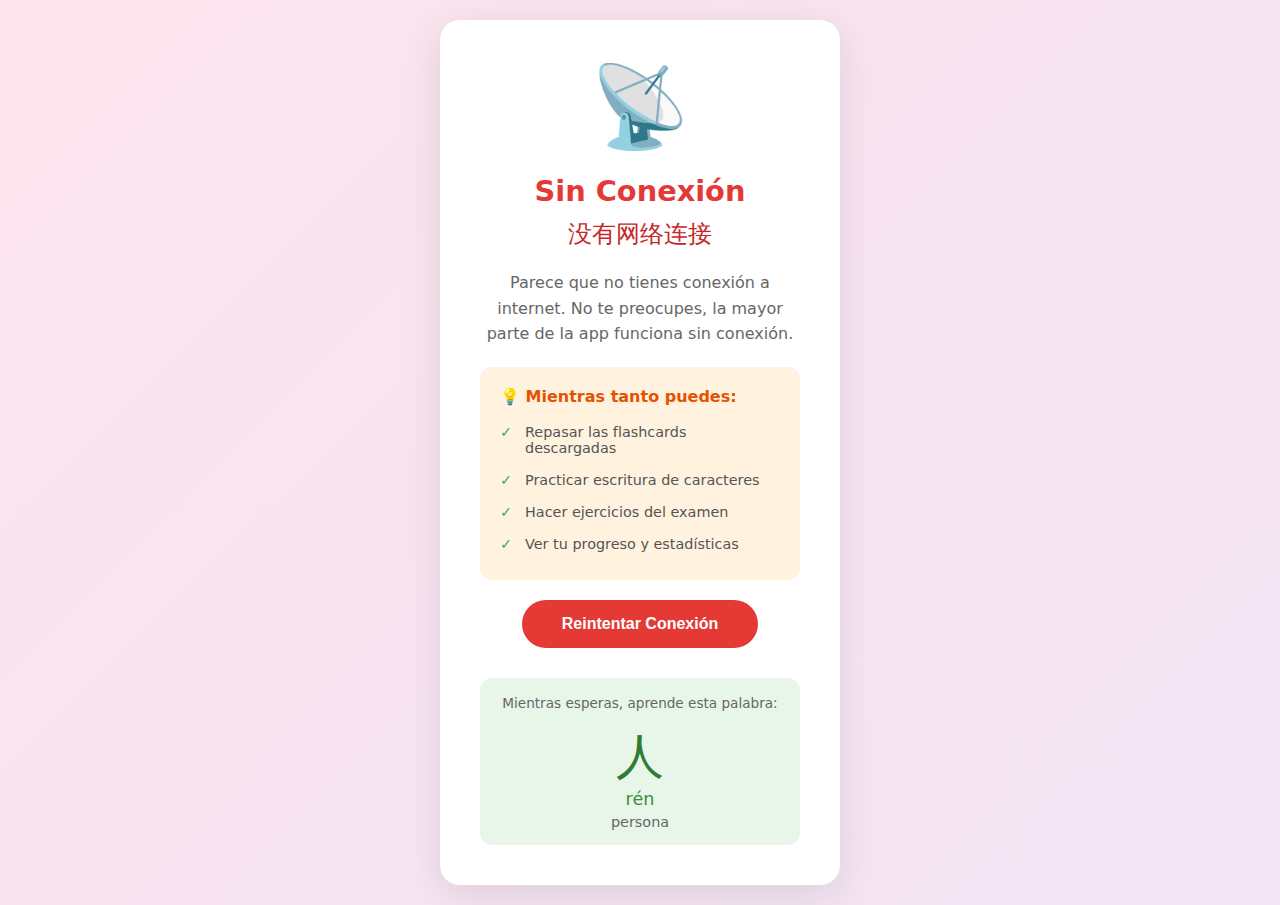
<file: offline.html>
<!DOCTYPE html>
<html lang="es">
<head>
    <meta charset="UTF-8">
    <meta name="viewport" content="width=device-width, initial-scale=1.0">
    <title>Sin Conexión - HSK1 学习</title>
    <style>
        * {
            margin: 0;
            padding: 0;
            box-sizing: border-box;
        }

        body {
            font-family: 'Segoe UI', system-ui, -apple-system, sans-serif;
            background: linear-gradient(135deg, #fce4ec 0%, #f3e5f5 100%);
            min-height: 100vh;
            display: flex;
            align-items: center;
            justify-content: center;
            padding: 20px;
        }

        .offline-container {
            text-align: center;
            max-width: 400px;
            background: white;
            padding: 40px;
            border-radius: 20px;
            box-shadow: 0 10px 40px rgba(0,0,0,0.1);
        }

        .offline-icon {
            font-size: 80px;
            margin-bottom: 20px;
            animation: float 3s ease-in-out infinite;
        }

        @keyframes float {
            0%, 100% { transform: translateY(0); }
            50% { transform: translateY(-10px); }
        }

        h1 {
            color: #e53935;
            font-size: 1.8rem;
            margin-bottom: 10px;
        }

        .chinese-title {
            font-size: 1.5rem;
            color: #c62828;
            margin-bottom: 20px;
        }

        p {
            color: #666;
            line-height: 1.6;
            margin-bottom: 20px;
        }

        .tips {
            background: #fff3e0;
            padding: 20px;
            border-radius: 12px;
            margin: 20px 0;
            text-align: left;
        }

        .tips h3 {
            color: #e65100;
            margin-bottom: 10px;
            font-size: 1rem;
        }

        .tips ul {
            list-style: none;
            padding: 0;
        }

        .tips li {
            padding: 8px 0;
            padding-left: 25px;
            position: relative;
            color: #555;
            font-size: 0.9rem;
        }

        .tips li::before {
            content: '✓';
            position: absolute;
            left: 0;
            color: #4caf50;
            font-weight: bold;
        }

        .retry-btn {
            display: inline-block;
            background: #e53935;
            color: white;
            padding: 15px 40px;
            border-radius: 30px;
            text-decoration: none;
            font-weight: 600;
            transition: all 0.3s;
            border: none;
            cursor: pointer;
            font-size: 1rem;
        }

        .retry-btn:hover {
            background: #c62828;
            transform: translateY(-2px);
            box-shadow: 0 5px 20px rgba(229, 57, 53, 0.3);
        }

        .study-tip {
            margin-top: 30px;
            padding: 15px;
            background: #e8f5e9;
            border-radius: 12px;
        }

        .study-tip .character {
            font-size: 3rem;
            color: #2e7d32;
        }

        .study-tip .pinyin {
            color: #388e3c;
            font-size: 1.1rem;
        }

        .study-tip .meaning {
            color: #666;
            font-size: 0.9rem;
            margin-top: 5px;
        }

        @media (prefers-color-scheme: dark) {
            body {
                background: linear-gradient(135deg, #1a1a2e 0%, #16213e 100%);
            }

            .offline-container {
                background: #1e1e1e;
            }

            h1 {
                color: #ff6659;
            }

            .chinese-title {
                color: #ff8a80;
            }

            p {
                color: #aaa;
            }

            .tips {
                background: #2d2d2d;
            }

            .tips h3 {
                color: #ffb74d;
            }

            .tips li {
                color: #bbb;
            }

            .study-tip {
                background: #1b3a1b;
            }

            .study-tip .character {
                color: #81c784;
            }

            .study-tip .pinyin {
                color: #a5d6a7;
            }

            .study-tip .meaning {
                color: #888;
            }
        }
    </style>
</head>
<body>
    <div class="offline-container">
        <div class="offline-icon">📡</div>
        <h1>Sin Conexión</h1>
        <div class="chinese-title">没有网络连接</div>
        <p>Parece que no tienes conexión a internet. No te preocupes, la mayor parte de la app funciona sin conexión.</p>

        <div class="tips">
            <h3>💡 Mientras tanto puedes:</h3>
            <ul>
                <li>Repasar las flashcards descargadas</li>
                <li>Practicar escritura de caracteres</li>
                <li>Hacer ejercicios del examen</li>
                <li>Ver tu progreso y estadísticas</li>
            </ul>
        </div>

        <button class="retry-btn" onclick="window.location.reload()">
            Reintentar Conexión
        </button>

        <div class="study-tip">
            <p style="font-size: 0.85rem; color: #666; margin-bottom: 10px;">Mientras esperas, aprende esta palabra:</p>
            <div class="character" id="tipCharacter">学</div>
            <div class="pinyin" id="tipPinyin">xué</div>
            <div class="meaning" id="tipMeaning">estudiar, aprender</div>
        </div>
    </div>

    <script>
        // Palabras aleatorias para mostrar mientras está offline
        const words = [
            { char: '学', pinyin: 'xué', meaning: 'estudiar, aprender' },
            { char: '中', pinyin: 'zhōng', meaning: 'centro, medio, China' },
            { char: '好', pinyin: 'hǎo', meaning: 'bueno, bien' },
            { char: '人', pinyin: 'rén', meaning: 'persona' },
            { char: '大', pinyin: 'dà', meaning: 'grande' },
            { char: '小', pinyin: 'xiǎo', meaning: 'pequeño' },
            { char: '天', pinyin: 'tiān', meaning: 'día, cielo' },
            { char: '水', pinyin: 'shuǐ', meaning: 'agua' },
            { char: '火', pinyin: 'huǒ', meaning: 'fuego' },
            { char: '月', pinyin: 'yuè', meaning: 'luna, mes' }
        ];

        // Mostrar palabra aleatoria
        const randomWord = words[Math.floor(Math.random() * words.length)];
        document.getElementById('tipCharacter').textContent = randomWord.char;
        document.getElementById('tipPinyin').textContent = randomWord.pinyin;
        document.getElementById('tipMeaning').textContent = randomWord.meaning;

        // Detectar cuando vuelve la conexión
        window.addEventListener('online', () => {
            window.location.reload();
        });
    </script>
</body>
</html>
</file>
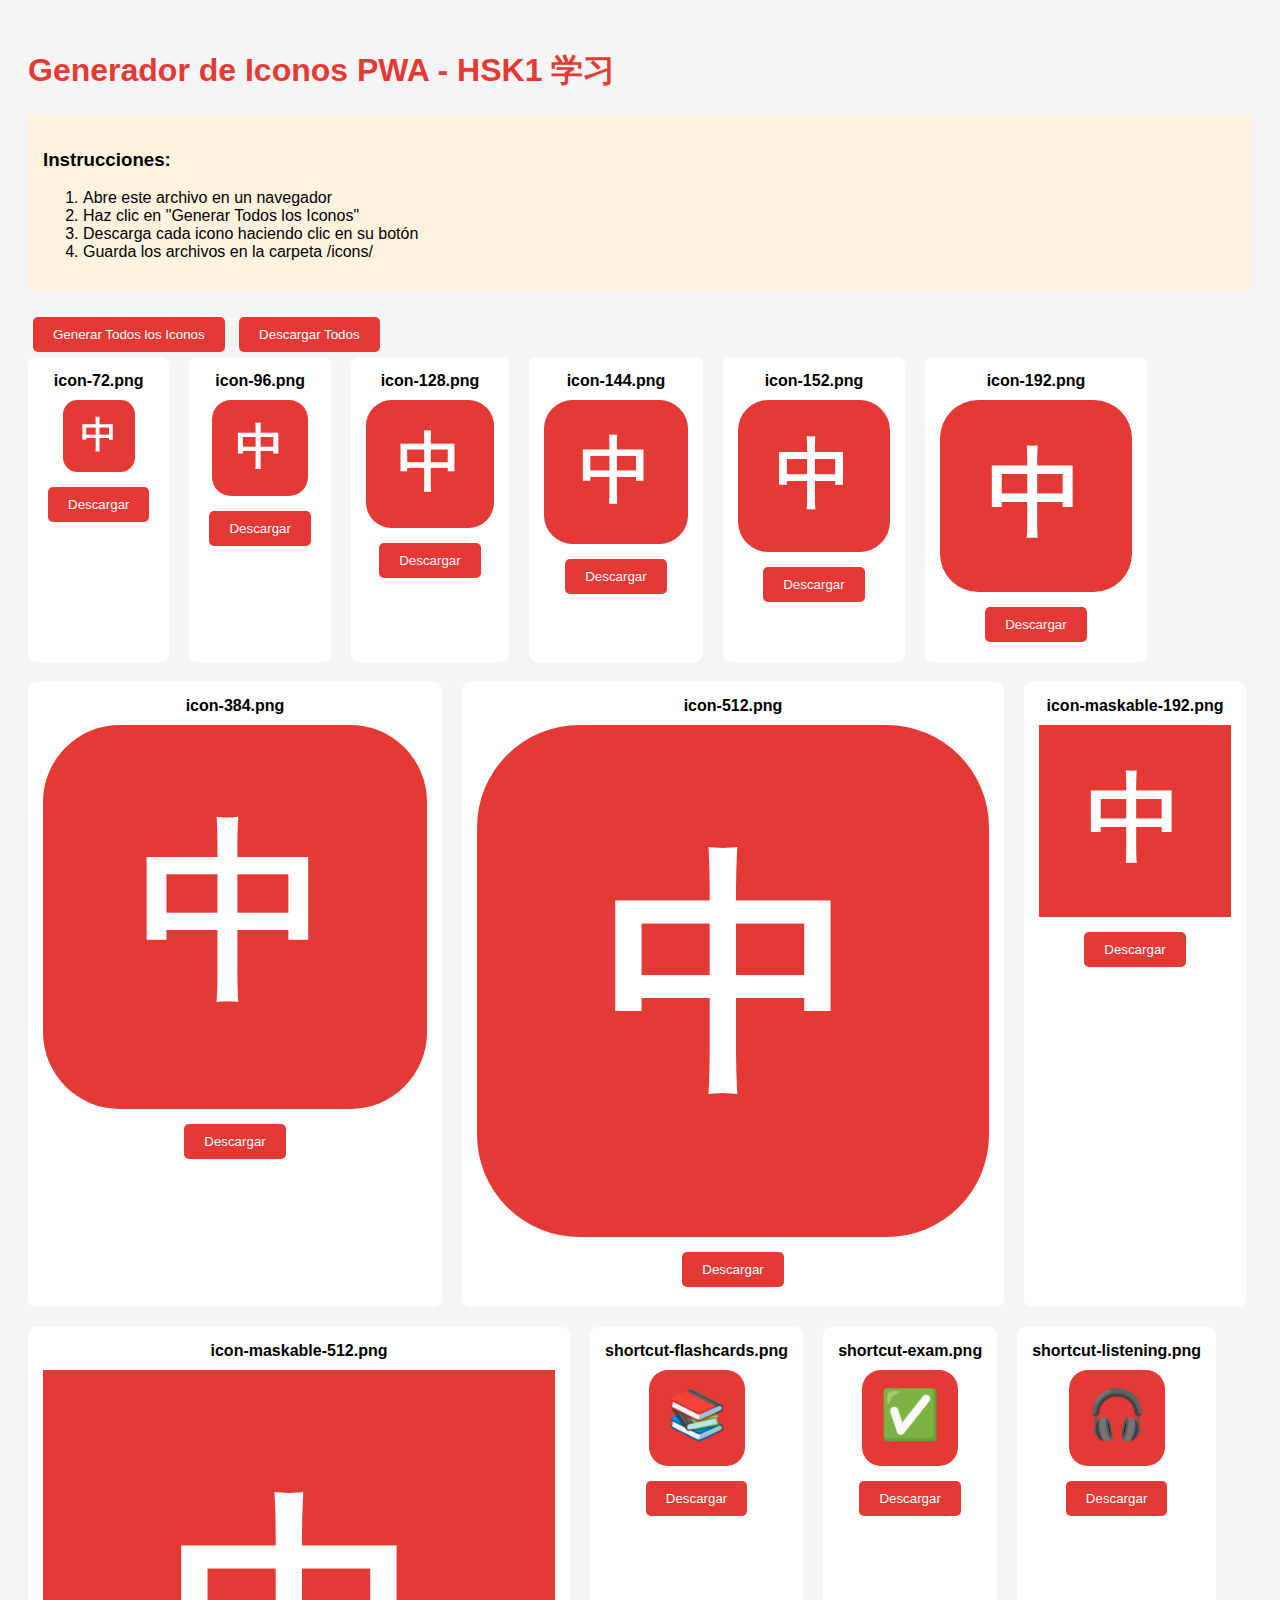
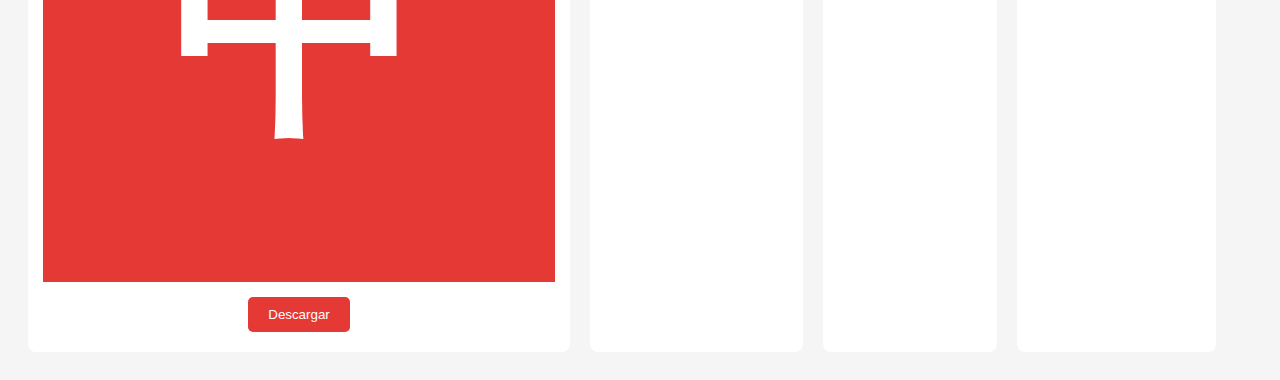
<file: icons/generate-icons.html>
<!DOCTYPE html>
<html>
<head>
    <title>Generador de Iconos HSK1</title>
    <style>
        body { font-family: Arial, sans-serif; padding: 20px; background: #f5f5f5; }
        h1 { color: #e53935; }
        .icon-grid { display: flex; flex-wrap: wrap; gap: 20px; }
        .icon-item { text-align: center; background: white; padding: 15px; border-radius: 8px; }
        .icon-item canvas { display: block; margin: 10px auto; }
        button { padding: 10px 20px; background: #e53935; color: white; border: none; border-radius: 5px; cursor: pointer; margin: 5px; }
        button:hover { background: #c62828; }
        .instructions { background: #fff3e0; padding: 15px; border-radius: 8px; margin-bottom: 20px; }
    </style>
</head>
<body>
    <h1>Generador de Iconos PWA - HSK1 学习</h1>

    <div class="instructions">
        <h3>Instrucciones:</h3>
        <ol>
            <li>Abre este archivo en un navegador</li>
            <li>Haz clic en "Generar Todos los Iconos"</li>
            <li>Descarga cada icono haciendo clic en su botón</li>
            <li>Guarda los archivos en la carpeta /icons/</li>
        </ol>
    </div>

    <button onclick="generateAllIcons()">Generar Todos los Iconos</button>
    <button onclick="downloadAll()">Descargar Todos</button>

    <div class="icon-grid" id="iconGrid"></div>

    <script>
        const sizes = [72, 96, 128, 144, 152, 192, 384, 512];
        const iconGrid = document.getElementById('iconGrid');

        function createIcon(size, maskable = false) {
            const canvas = document.createElement('canvas');
            canvas.width = size;
            canvas.height = size;
            const ctx = canvas.getContext('2d');

            // Background
            const padding = maskable ? size * 0.1 : 0;
            const radius = size * 0.2;

            ctx.fillStyle = '#e53935';
            ctx.beginPath();
            if (maskable) {
                // Full square for maskable
                ctx.fillRect(0, 0, size, size);
            } else {
                // Rounded corners for regular
                ctx.roundRect(padding, padding, size - padding * 2, size - padding * 2, radius);
                ctx.fill();
            }

            // Character "中"
            ctx.fillStyle = 'white';
            ctx.font = `bold ${size * 0.5}px "Noto Sans SC", Arial, sans-serif`;
            ctx.textAlign = 'center';
            ctx.textBaseline = 'middle';
            ctx.fillText('中', size / 2, size / 2 + size * 0.02);

            return canvas;
        }

        function generateAllIcons() {
            iconGrid.innerHTML = '';

            sizes.forEach(size => {
                // Regular icon
                const canvas = createIcon(size, false);
                const item = document.createElement('div');
                item.className = 'icon-item';
                item.innerHTML = `<strong>icon-${size}.png</strong>`;
                item.appendChild(canvas);

                const btn = document.createElement('button');
                btn.textContent = 'Descargar';
                btn.onclick = () => downloadIcon(canvas, `icon-${size}.png`);
                item.appendChild(btn);

                iconGrid.appendChild(item);
            });

            // Maskable icons
            [192, 512].forEach(size => {
                const canvas = createIcon(size, true);
                const item = document.createElement('div');
                item.className = 'icon-item';
                item.innerHTML = `<strong>icon-maskable-${size}.png</strong>`;
                item.appendChild(canvas);

                const btn = document.createElement('button');
                btn.textContent = 'Descargar';
                btn.onclick = () => downloadIcon(canvas, `icon-maskable-${size}.png`);
                item.appendChild(btn);

                iconGrid.appendChild(item);
            });

            // Shortcut icons
            const shortcuts = [
                { name: 'flashcards', icon: '📚' },
                { name: 'exam', icon: '✅' },
                { name: 'listening', icon: '🎧' }
            ];

            shortcuts.forEach(shortcut => {
                const canvas = document.createElement('canvas');
                canvas.width = 96;
                canvas.height = 96;
                const ctx = canvas.getContext('2d');

                ctx.fillStyle = '#e53935';
                ctx.beginPath();
                ctx.roundRect(0, 0, 96, 96, 19);
                ctx.fill();

                ctx.font = '48px Arial';
                ctx.textAlign = 'center';
                ctx.textBaseline = 'middle';
                ctx.fillText(shortcut.icon, 48, 48);

                const item = document.createElement('div');
                item.className = 'icon-item';
                item.innerHTML = `<strong>shortcut-${shortcut.name}.png</strong>`;
                item.appendChild(canvas);

                const btn = document.createElement('button');
                btn.textContent = 'Descargar';
                btn.onclick = () => downloadIcon(canvas, `shortcut-${shortcut.name}.png`);
                item.appendChild(btn);

                iconGrid.appendChild(item);
            });
        }

        function downloadIcon(canvas, filename) {
            const link = document.createElement('a');
            link.download = filename;
            link.href = canvas.toDataURL('image/png');
            link.click();
        }

        function downloadAll() {
            document.querySelectorAll('.icon-item button').forEach((btn, i) => {
                setTimeout(() => btn.click(), i * 200);
            });
        }

        // Generate on load
        generateAllIcons();
    </script>
</body>
</html>
</file>
